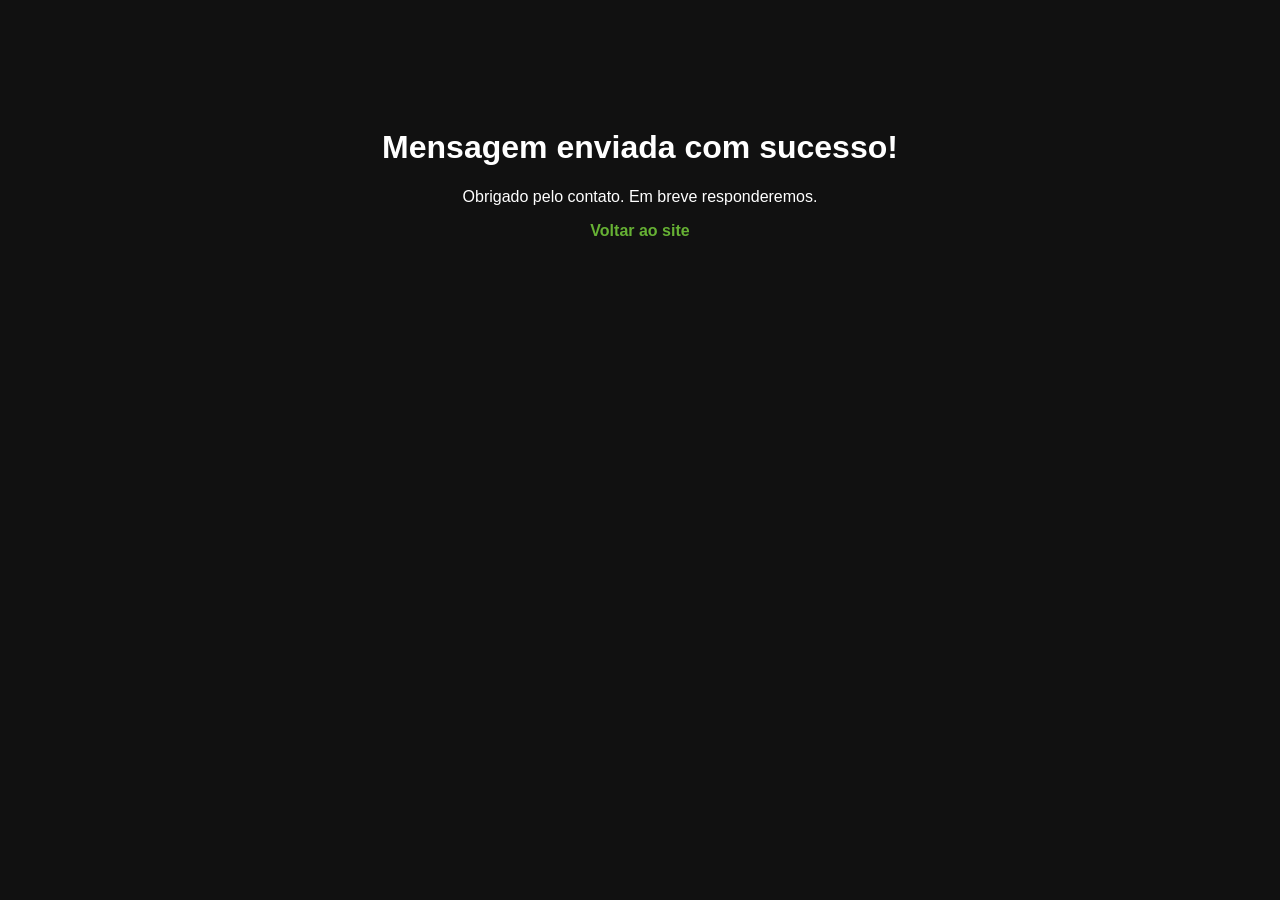
<file: html/obrigado.html>
<!DOCTYPE html>
<html lang="pt-br">
  <head>
    <meta charset="UTF-8" />
    <link
      rel="icon"
      type="image/png"
      href="../imagens-videos/Icone-logo/android-chrome-512x512.png"
    />
    <title>Obrigado!</title>
    <style>
      body {
        background-color: #111;
        color: #fff;
        font-family: Arial, sans-serif;
        text-align: center;
        padding: 100px 20px;
      }
      a {
        color: #66b134;
        text-decoration: none;
        font-weight: bold;
      }
      a:hover {
        text-decoration: underline;
      }
    </style>
  </head>
  <body>
    <h1>Mensagem enviada com sucesso!</h1>
    <p>Obrigado pelo contato. Em breve responderemos.</p>
    <a href="../index.html">Voltar ao site</a>
  </body>
</html>
</file>
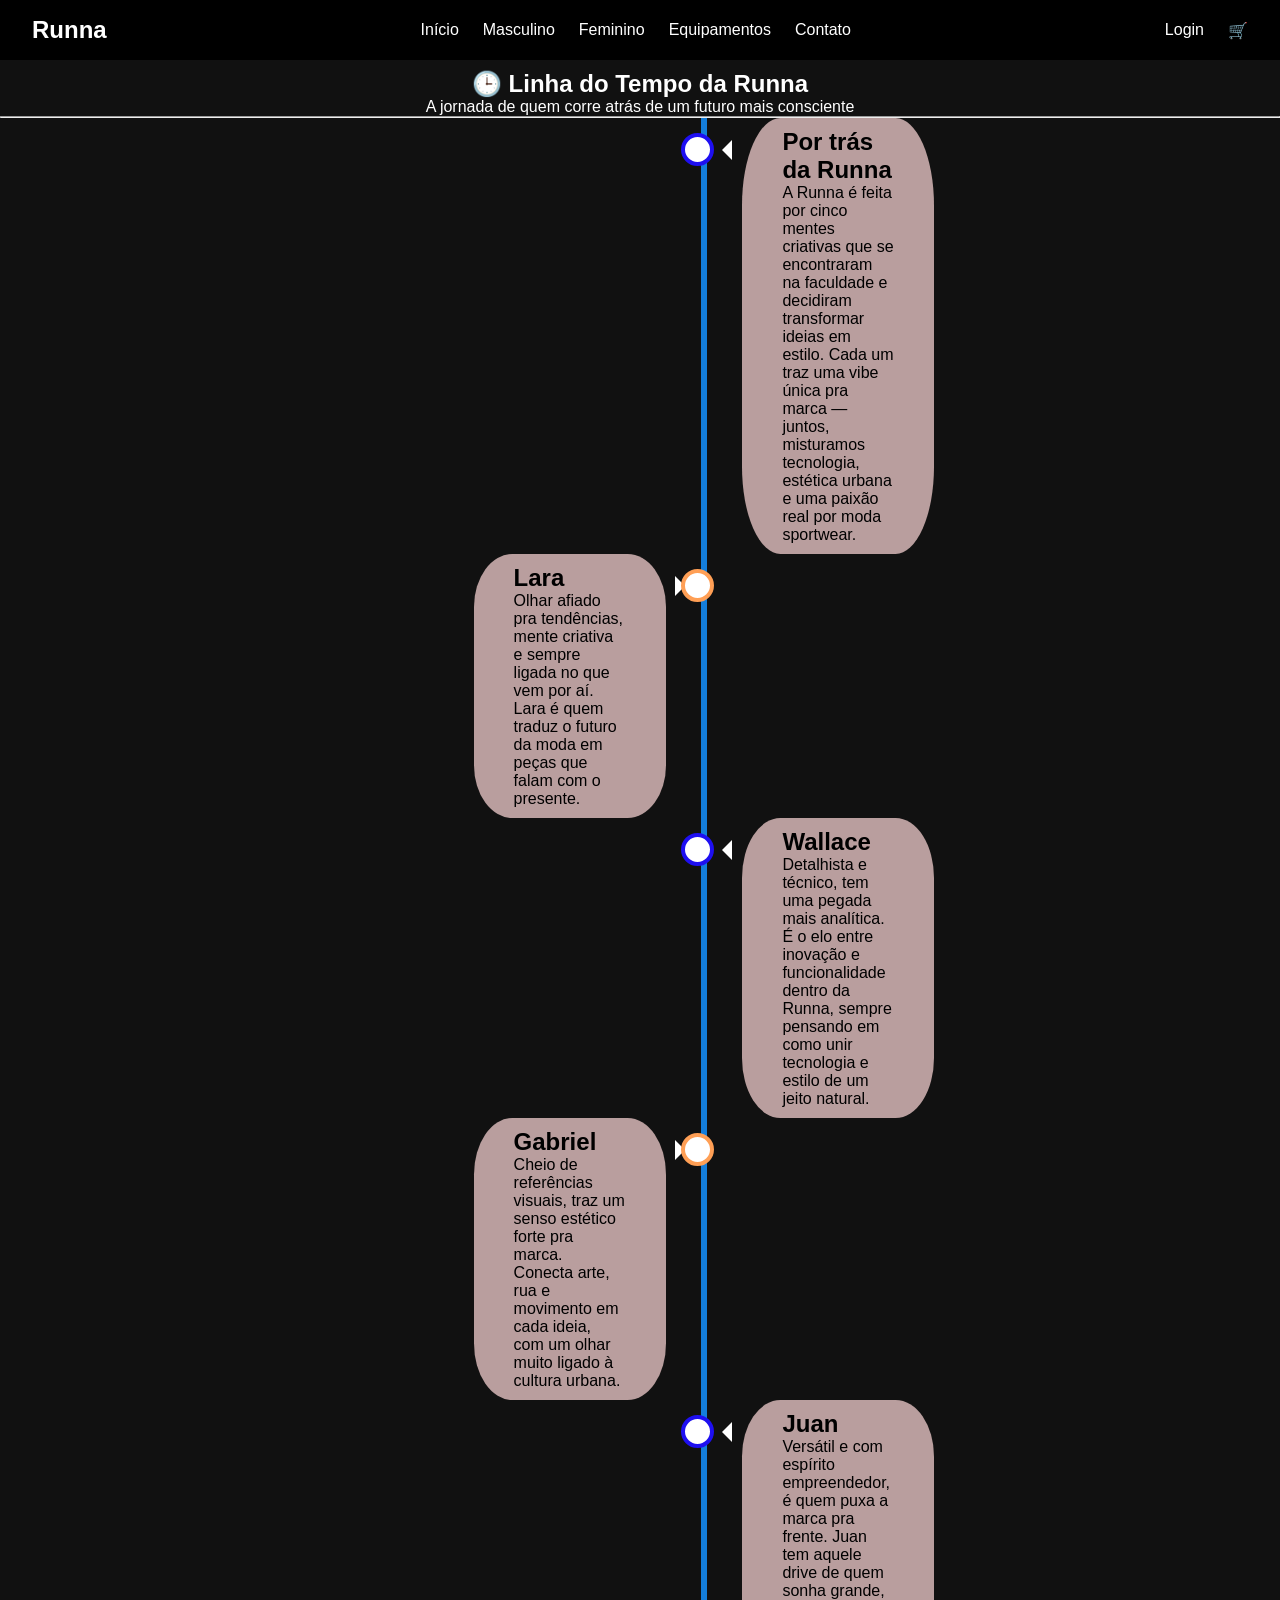
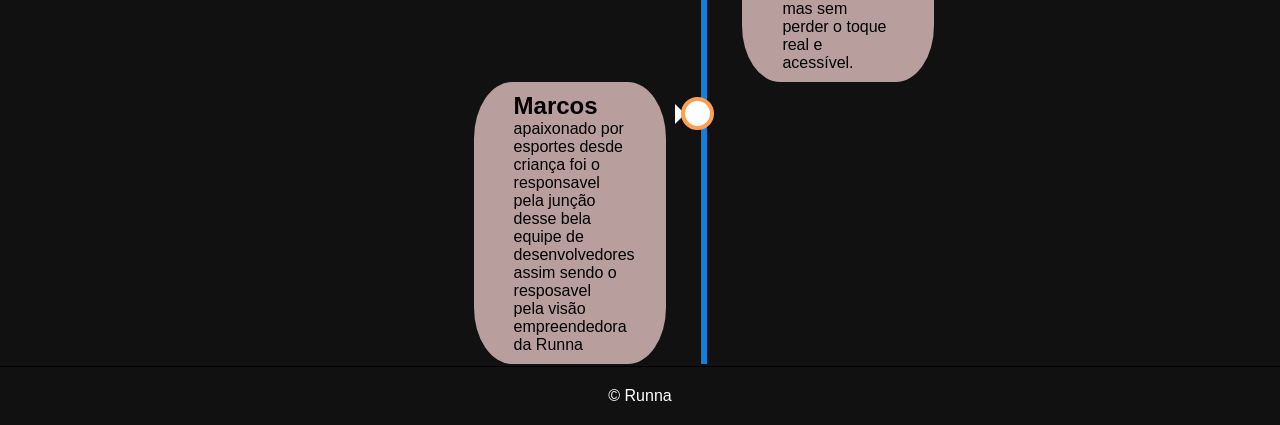
<file: html/sobre.html>
<!DOCTYPE html>
<html lang="en">

<head>
    <meta charset="UTF-8">
    <meta name="viewport" content="width=device-width, initial-scale=1.0">
    <link rel="icon" type="image/png" href="../imagens-videos/Icone-logo/android-chrome-512x512.png"/>
    <title> Runna</title>
    <link rel="stylesheet" href="../css/sobre.css">
</head>

<body>
    <header class="navbar">
        <nav class="logo"><a href="sobre.html">Runna</a></nav>
        <nav class="nav-links" id="nav-links">
            <a href="../index.html">Início</a>
            <a href="masculino.html">Masculino</a>
            <a href="feminino.html">Feminino</a>
            <a href="equipamentos.html">Equipamentos</a>
            <a href="contato.html">Contato</a>
        </nav>
        <div class="actions">
            <a href="login.php">Login</a>
            <a href="#" class="cart-icon">🛒</a>
        </div>
    </header>
    <main>

        <section class="inicio">
            <h1>🕒 Linha do Tempo da Runna</h1>
            <p> A jornada de quem corre atrás de um futuro mais consciente</p>
        </section>
        <hr>
        <section class="linhadotempo">

            <div class="direita">
                <div class="circulo2">
                    <h1>Por trás da Runna</h1>
                    <p> A Runna é feita por cinco mentes criativas que se encontraram na faculdade e decidiram
                        transformar ideias em estilo. Cada um traz uma vibe única pra marca — juntos, misturamos
                        tecnologia, estética urbana e uma paixão real por moda sportwear.</p>
                </div>
            </div>
            </div>
            <div class="esquerda">
                <div class="circulo">
                    <h2>Lara</h2>
                    <p>Olhar afiado pra tendências, mente criativa e sempre ligada no que vem por aí. Lara é quem
                        traduz o futuro da moda em peças que falam com o presente.</p>
                </div>
            </div>
            </div>
            <div class="direita">
                <div class="circulo2">
                    <h2>Wallace</h2>
                    <p>Detalhista e técnico, tem uma pegada mais analítica. É o elo entre inovação e funcionalidade
                        dentro da Runna, sempre pensando em como unir tecnologia e estilo de um jeito natural.</p>
                </div>
            </div>
            <div class="esquerda">
                <div class="circulo">
                    <h1>Gabriel</h1>
                    <p>Cheio de referências visuais, traz um senso estético forte pra marca. Conecta arte, rua e
                        movimento em cada ideia, com um olhar muito ligado à cultura urbana.</p>
                </div>
            </div>
            <div class="direita">
                <div class="circulo2">
                    <h1>Juan</h1>
                    <p>Versátil e com espírito empreendedor, é quem puxa a marca pra frente. Juan tem aquele drive
                        de quem sonha grande, mas sem perder o toque real e acessível.</p>
                </div>
            </div>
            <div class="esquerda">
                <div class="circulo">
                    <h2>Marcos</h2>
                    <p>apaixonado por esportes desde criança foi o responsavel pela junção desse bela equipe de
                        desenvolvedores assim sendo o resposavel pela visão empreendedora da Runna </p>
                </div>
            </div>

        </section>
    </main>
    <br>
<br>
<br>
<br>
    <footer>
        <p>&copy; Runna</p>
      </footer>
      <script src="../javascrip/javascript.js"></script>
</body>
</html>
</file>
<file: css/sobre.css>
* {
    margin: 0;
    padding: 0;
    box-sizing: border-box;
    font-family: 'Arial', sans-serif;
}

body {
    background-color: #111;
    color: #fff;
}

/* navbar */
.navbar {
    position: fixed;
    top: 0;
    width: 100%;
    background-color: #000;
    display: flex;
    justify-content: space-between;
    align-items: center;
    padding: 1rem 2rem;
    z-index: 1000;
    flex-wrap: wrap;
}


.logo a {
    font-size: 1.5rem;
    font-weight: bold;
    text-decoration: none;
    color: #fff;
}

.logo a:hover {
    color: gray;
}

.nav-links a,
.actions a {
    color: #fff;
    text-decoration: none;
    margin-left: 1.5rem;
    font-weight: 500;
}

.nav-links a:hover,
.actions a:hover {
    color: gray;
}


.nav-links,
.actions {
    display: flex;
    align-items: center;
}

main {
    position: relative;
    top: 70px;
}

.inicio {
    text-align: center;
}

.linhadotempo {
    position: relative;
    width: 30%;
    left: 25%;

}

/* add linha no meio */
.linhadotempo::after {
    content: '';
    position: absolute;
    width: 6px;
    background-color: rgb(20, 126, 219);
    top: 0;
    bottom: 0;
    left: 100%;
    margin-left: -3px;
    
}

.esquerda {
    position: relative;
    left: 40%;
}

.direita {
    position: relative;
    left: 110%;
}

/*add flecha */
.esquerda::before {
    content: " ";
    height: 0;
    position: absolute;
    top: 22px;
    width: 0;
    z-index: 1;
    right: 45%;
    border: medium solid white;
    border-width: 10px 0 10px 10px;
    border-color: transparent transparent transparent white;
}

.direita::before {
    content: "";
    height: 0;
    position: absolute;
    top: 22px;
    width: 0;
    z-index: 1;
    left: -20px;
    border: medium solid white;
    border-width: 10px 10px 10px 0;
    border-color: transparent white transparent transparent;
}

/*add circulo esquerda */
.circulo {
    padding: 10px 40px;
    position: relative;
    background-color: inherit;
    width: 50%;
    background-color: rgb(185, 158, 158);
    border: 2px red;
    color: #000;
    border-radius: 20%;
}

.circulo::after {
    content: '';
    position: absolute;
    width: 25px;
    height: 25px;
    right: -25%;
    background-color: white;
    border: 4px solid #FF9F55;
    top: 15px;
    border-radius: 50%;
    z-index: 1;

}


/*add circulo direita*/
.circulo2 {
    padding: 10px 40px;
    position: relative;
    background-color: inherit;
    width: 50%;
    background-color: rgb(185, 158, 158);
    border: 2px red;
    color: #000;
    border-radius: 20%;
}


.circulo2::after {
    content: '';
    position: absolute;
    width: 25px;
    height: 25px;
    right: 115%;
    background-color: white;
    border: 4px solid #1e0ff1;
    top: 15px;
    border-radius: 50%;
    z-index: 1;
}
footer {
    text-align: center;
    padding: 20px;
    border-top: 1px solid #000;
    position: relative;
    bottom: 120%;
}
</file>
